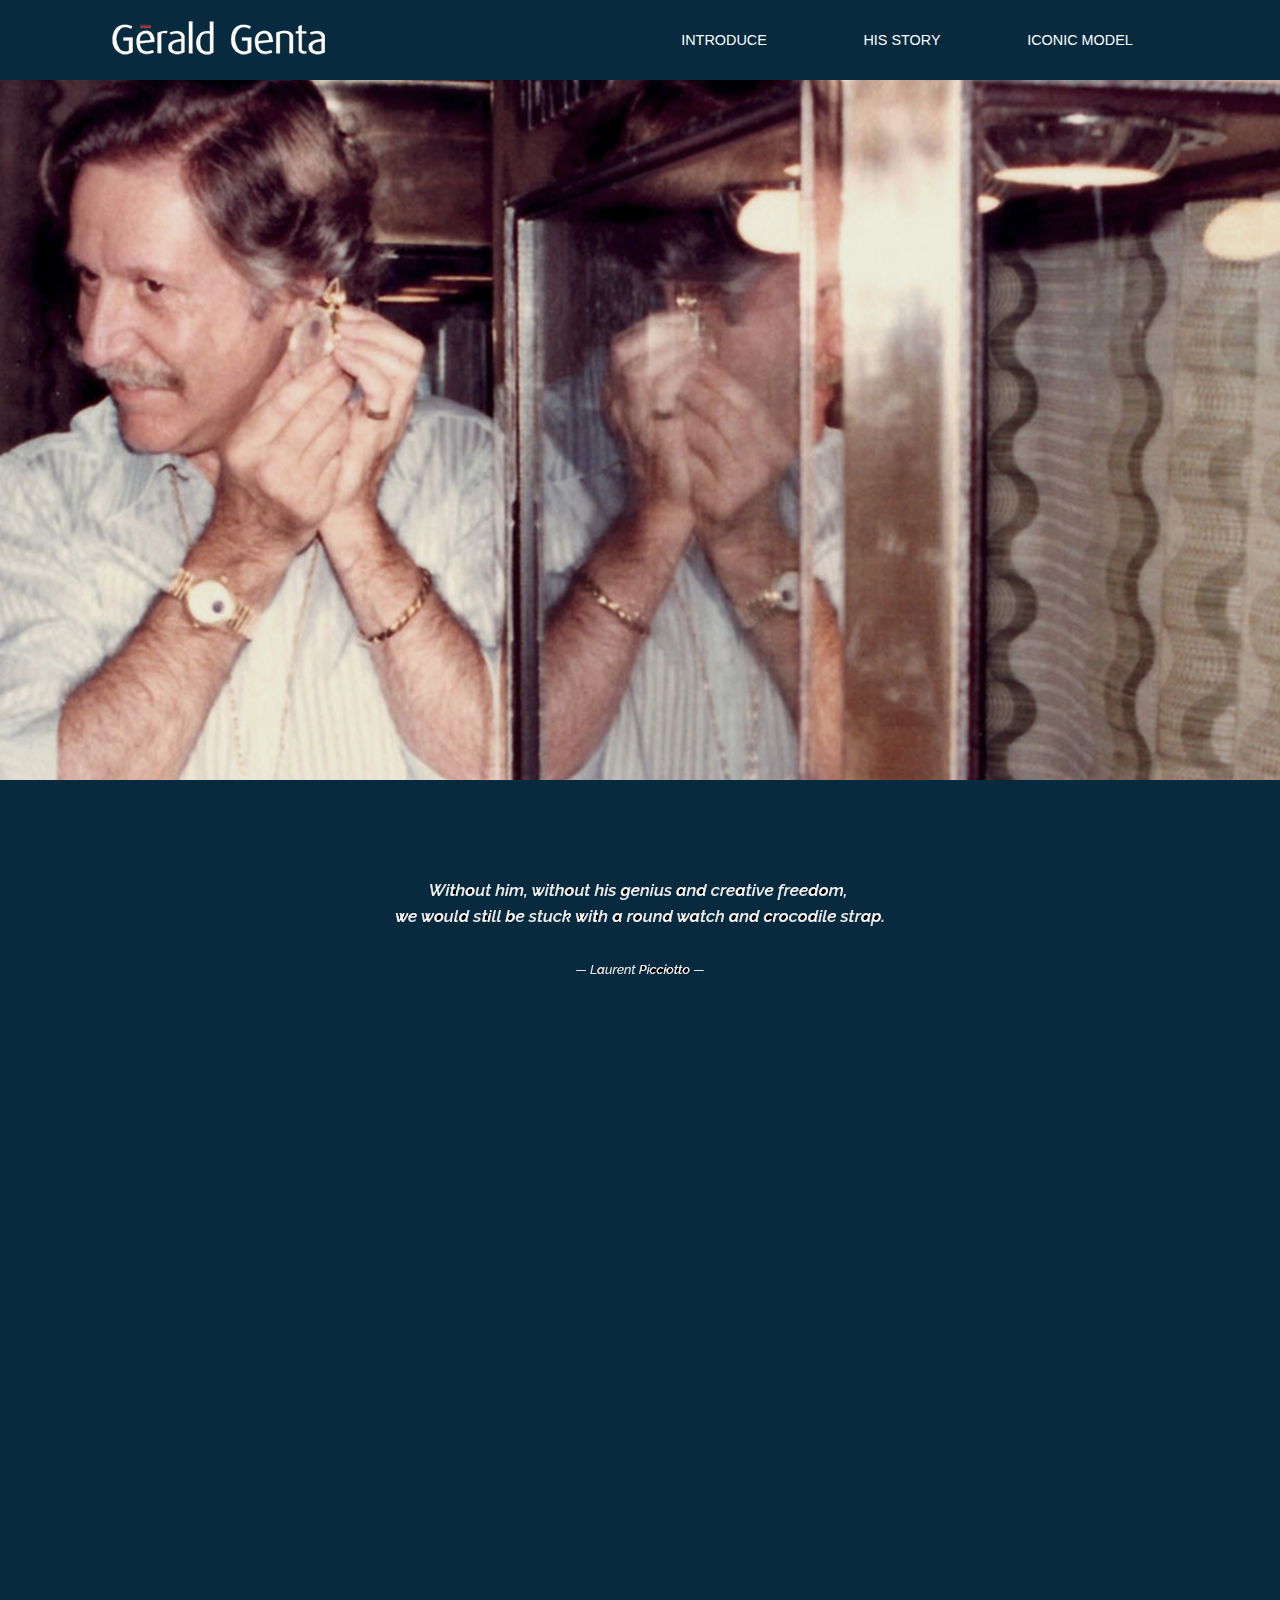
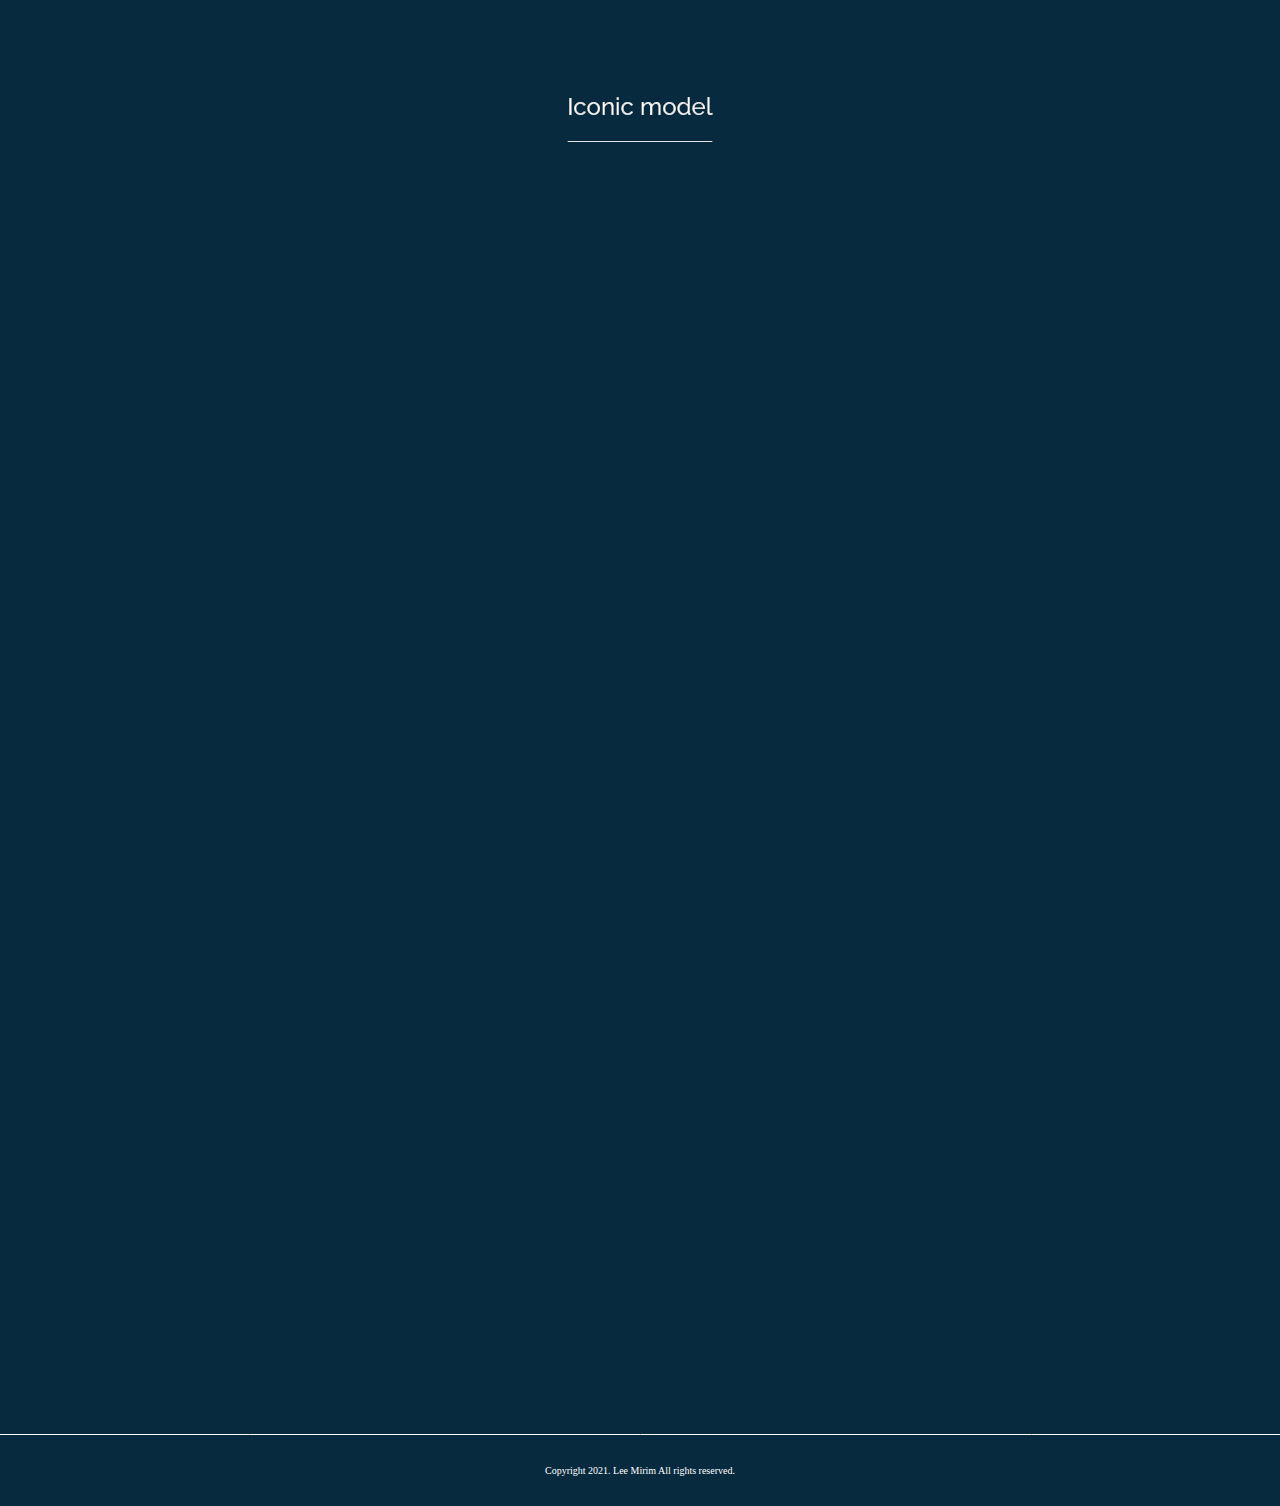
<file: index.html>
<!DOCTYPE html>
<html lang="ko" dir="ltr">
  <head>
    <meta charset="utf-8">
    <title>Gerald Genta Museum</title>
    <link rel="stylesheet" href="master.css">
    <link rel="stylesheet" href="aos.css">
  </head>
  <body>
    <header>
      <nav>
        <ul>
          <li class="menu1"><a href="index.html"><img src="img/gerald genta.png" alt="logo"></li>
          <li class="menu2"></li>
          <li class="menu3"><a href="introduce.html">Introduce</a></li>
          <li class="menu4"><a href="his_story.html">His story</a></li>
          <li class="menu5"><a href="iconic.html">Iconic model</a></li>
        </ul>
      </nav>
    </header>
    <section>
        <div class="main"><img src="img/01.png" alt="main"></div>
        <div class="cont1 cont_center"><img src="img/02.png" alt=""></div>
        <div class="cont2 cont_center">
          <div class="cont2-1"><img src="img/03.png" alt="introduce"id="anchor1" data-aos="fade-right">
          <div class="cont2-2"><img src="img/03_1.png" alt="introduce_more"id="anchor1" data-aos="fade-left"></div>
        </div>
        </div>
        <div class="tit"><img src="img/04.png" alt="iconic_tit"></div>
        <div class="cont3 cont_center">
          <div class="watch1"><img src="img/04_1.png" alt="royaloak"id="anchor1" data-aos="fade-down">
          <div class="watch2"><img src="img/04_2.png" alt="nautilus"id="anchor1" data-aos="fade-up"></div>
          <div class="watch3"><img src="img/04_3.png" alt="ingenieur"id="anchor1" data-aos="fade-down"></div>
        </div>
      </div>
        <div class="cont4 cont_center">
            <div class="cont4-0"><img src="img/05_1.png" alt="story"data-aos="fade-right">
            <div class="cont4-3"><img src="img/05.png" alt="his_story"id="anchor1" data-aos="fade-left"></div>
          </div>
        </div>
        <div class="cont5-3"><img src="img/07.png" alt="line"></div>
    </section>
    <footer>
      Copyright 2021. Lee Mirim All rights reserved.
    </footer>
    <script src="aos.js"></script>
    <script>
    AOS.init({
      easing: 'ease-in-out-sine'
    });
    </script>
  </body>
</html>
</file>
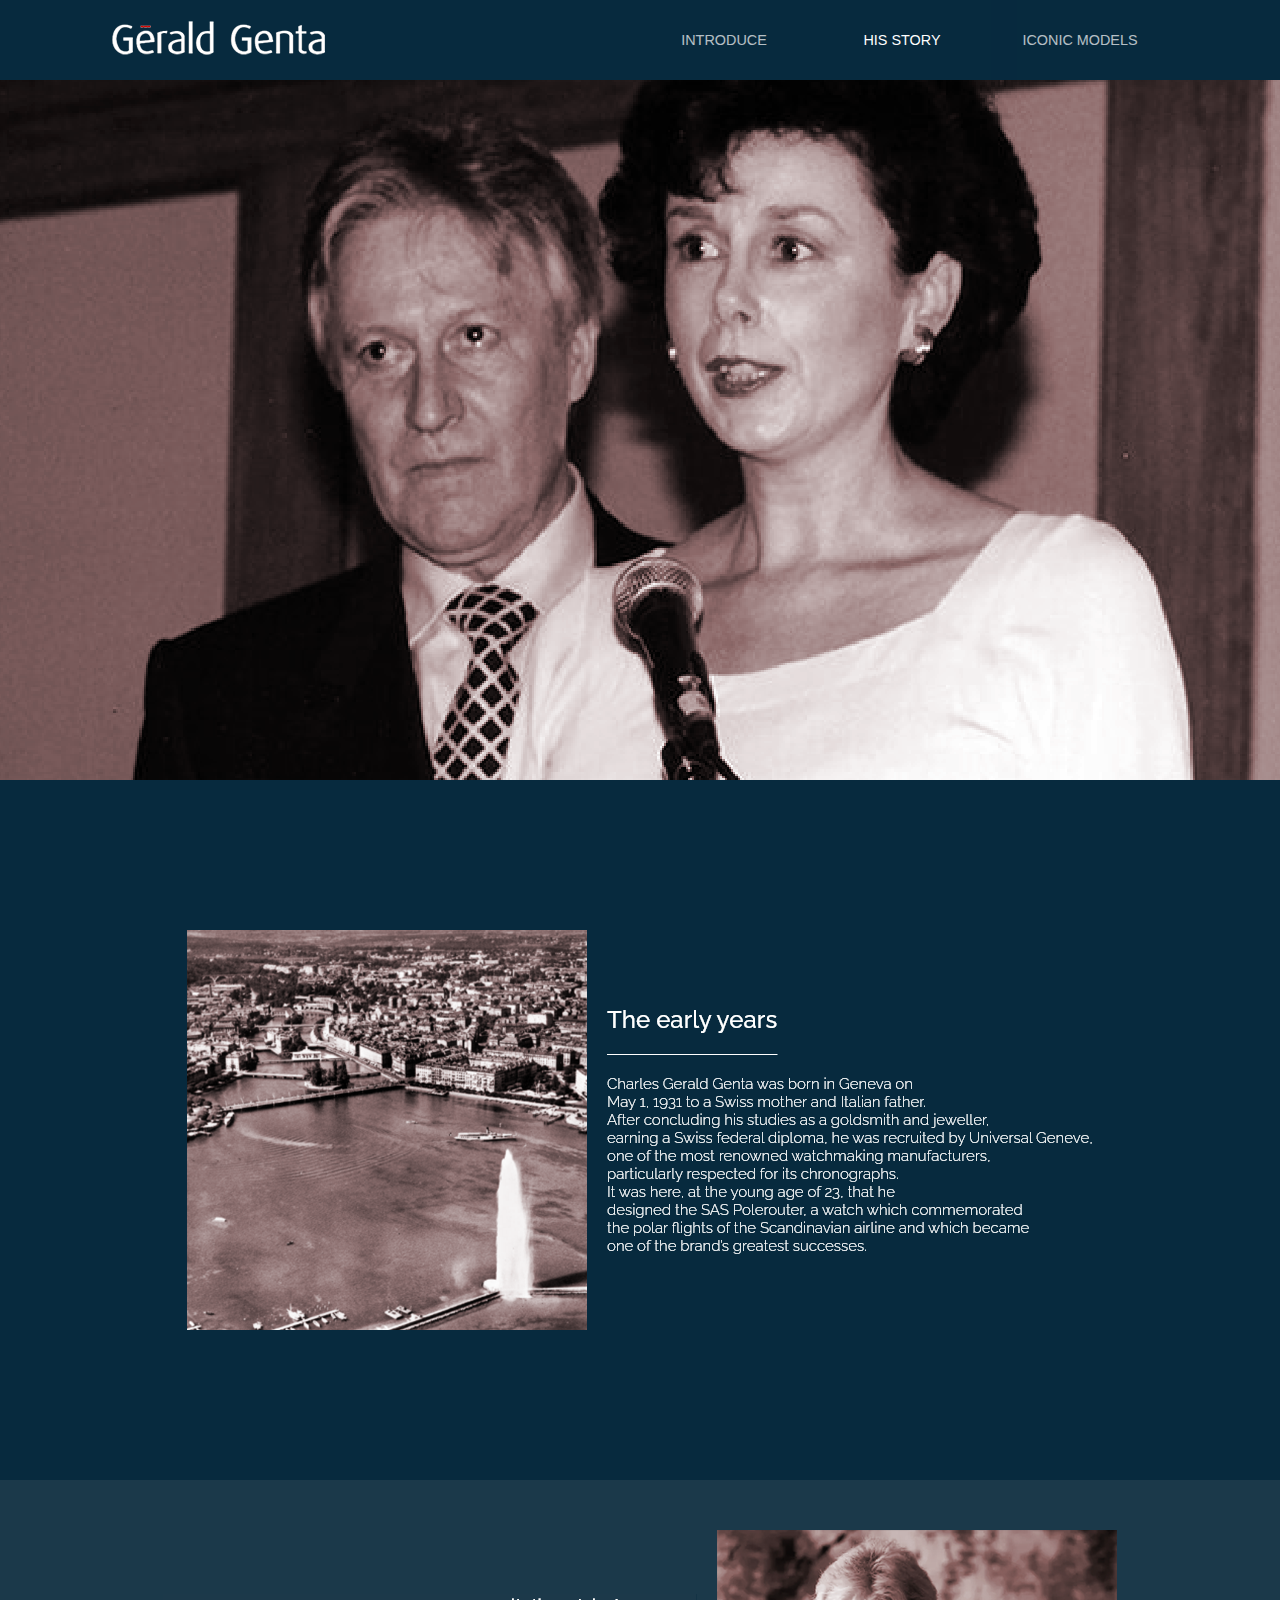
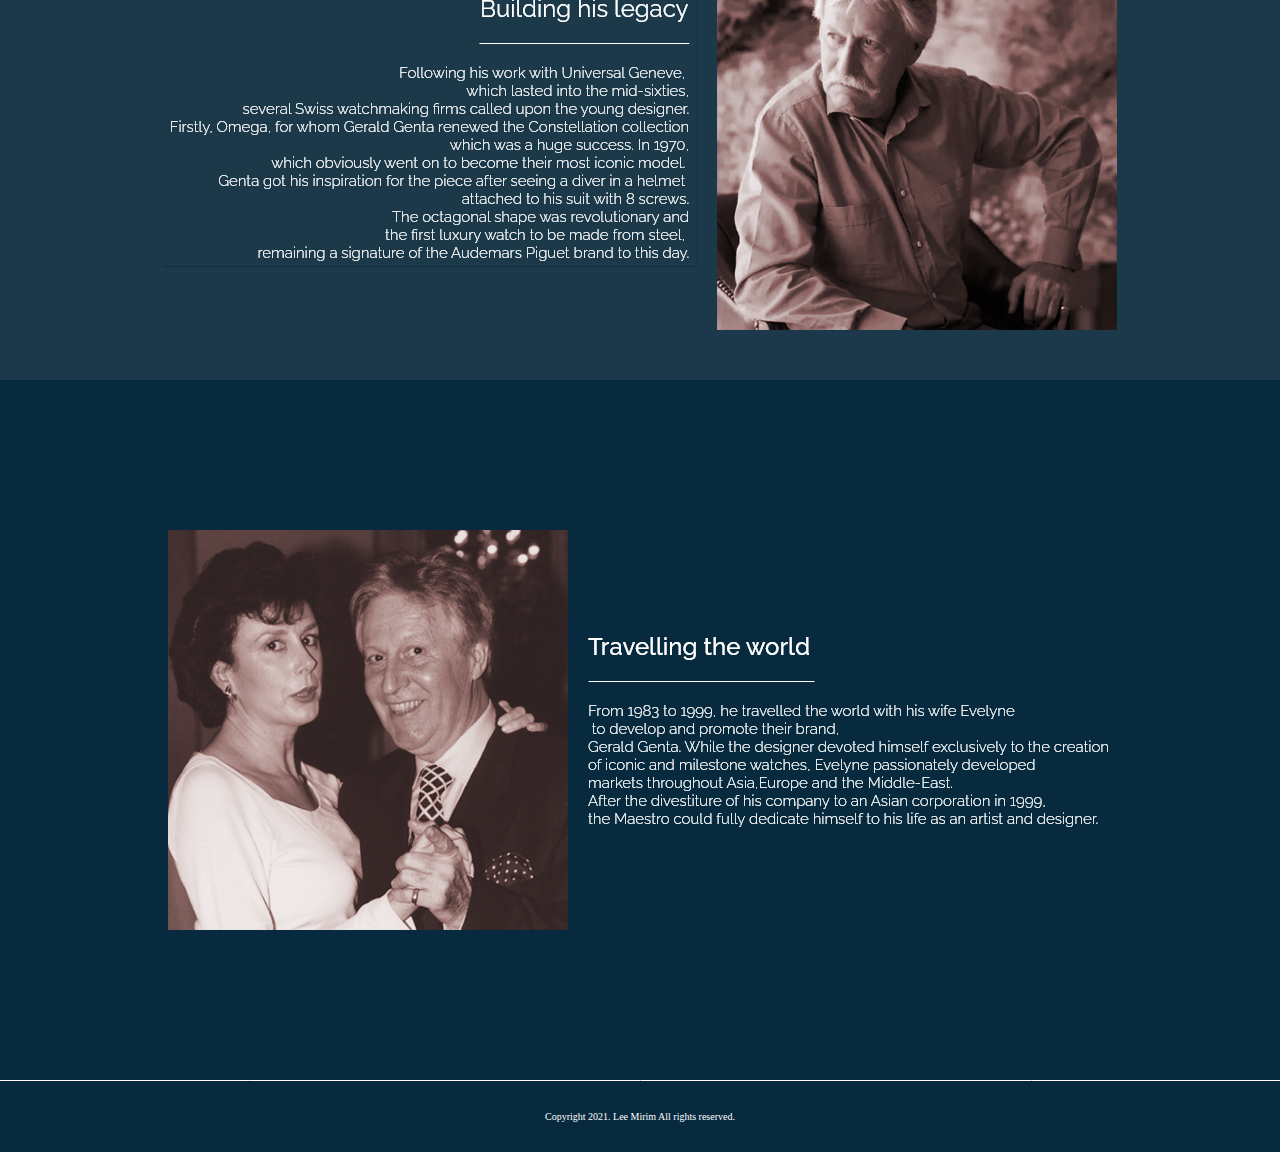
<file: his_story.html>
<!DOCTYPE html>
<html lang="ko" dir="ltr">
  <head>
    <meta charset="utf-8">
    <title>Gerald Genta Museum</title>
    <link rel="stylesheet" href="master3.css">
  </head>
  <body>
    <header>
      <nav>
      <ul>
        <li class="menu1"><a href="index.html"><img src="img/gerald genta.png" alt="logo"></li>
        <li class="menu2"></li>
        <li class="menu3"><a href="introduce.html">Introduce</a></li>
        <li class="menu4"><a href="his_story.html">His story</a></li>
        <li class="menu5"><a href="iconic.html">Iconic models</a></li>
      </ul>
      </nav>
    </header>

    <section>

      <div class="main"><img src="img/4_1.png" alt="main"></div>
      <div class="cont2 cont_center">
        <div class="cont2-1"><img src="img/4_2.png" alt="introduce">
        <div class="cont2-2"><img src="img/4_3.png" alt="introduce"></div>
        </div>
      </div>
      <div class="cont3 cont_center">
        <div class="cont3-1"><img src="img/4_4.png" alt="royaloak">
        <div class="cont3-2"><img src="img/4_5.png" alt="nautilus"></div>
      </div>
      <div class="cont3 cont_center">
        <div class="cont4-1"><img src="img/4_6.png" alt="royaloak">
        <div class="cont4-2"><img src="img/4_7.png" alt="nautilus"></div>
      </div>

      <div class="cont5-3"><img src="img/07.png" alt="line"></div>

    </section>

    <footer>
      Copyright 2021. Lee Mirim All rights reserved.
    </footer>
  </body>
</html>
</file>
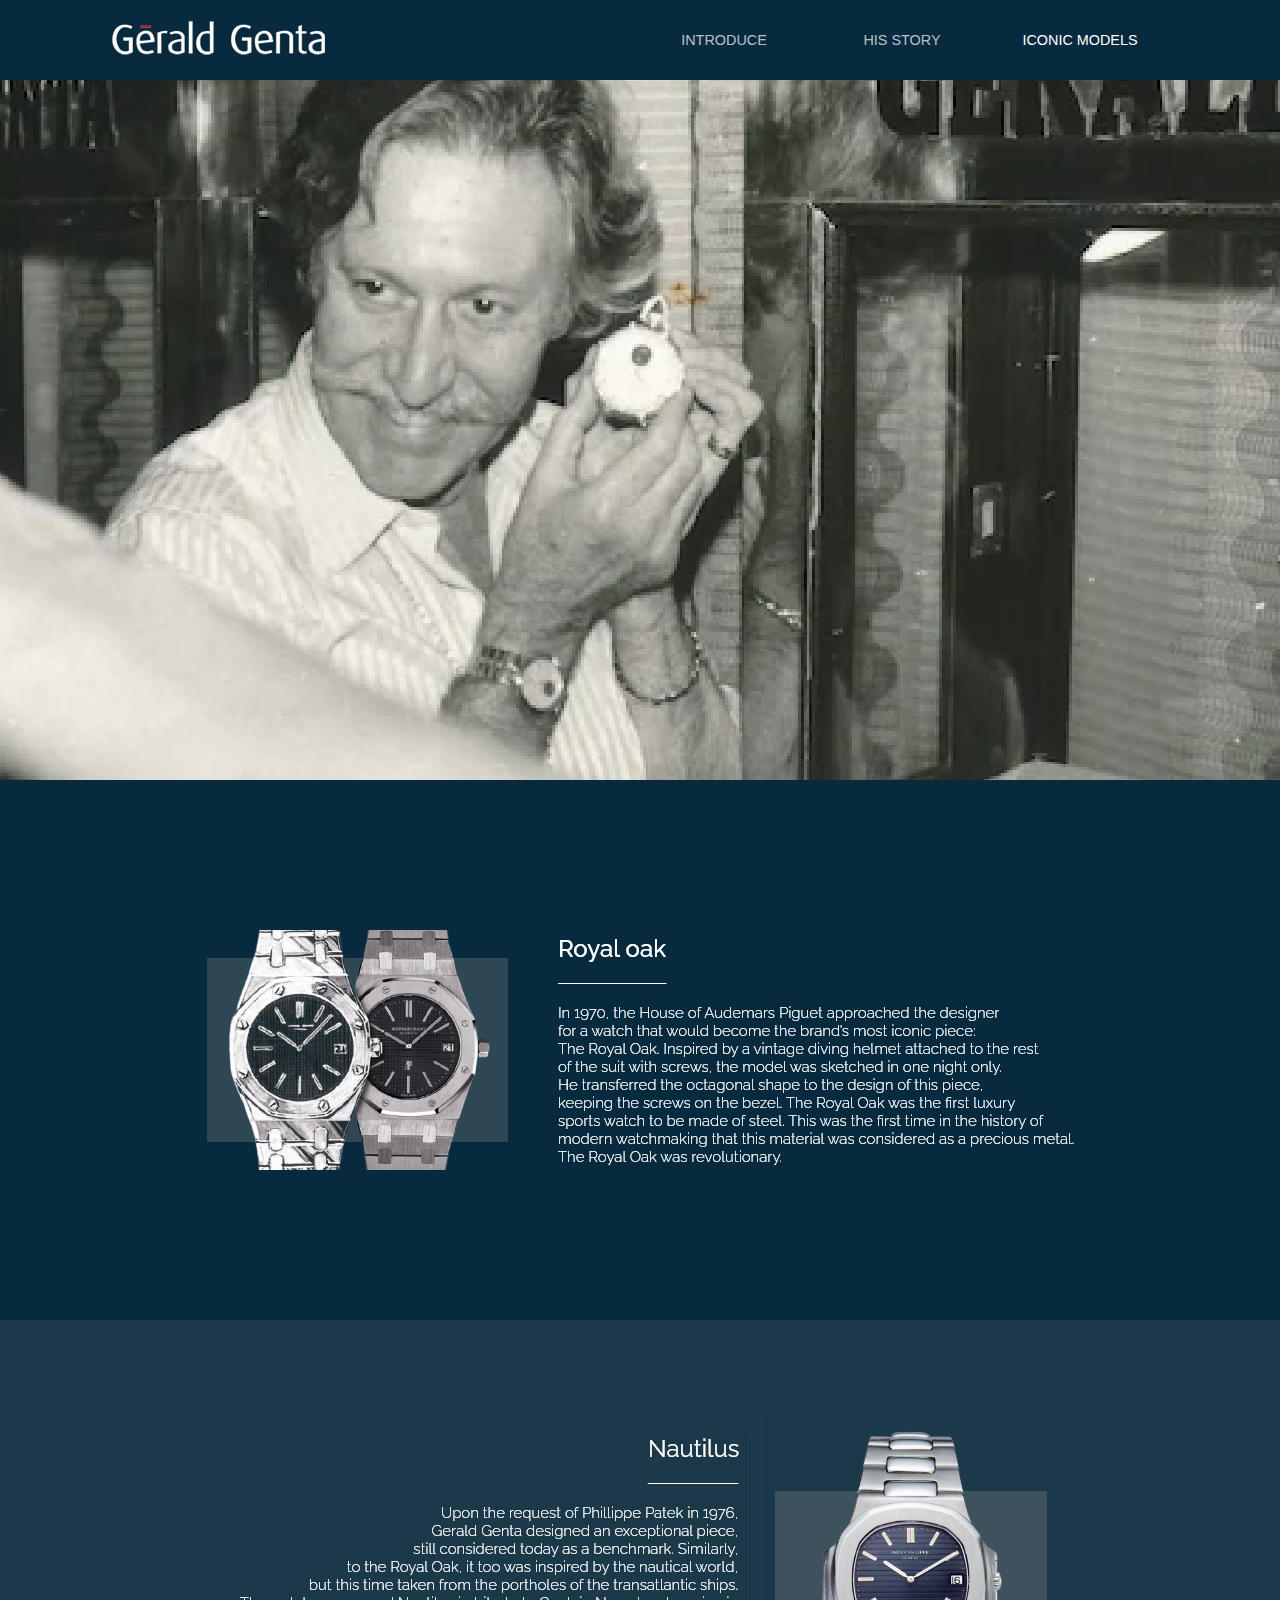
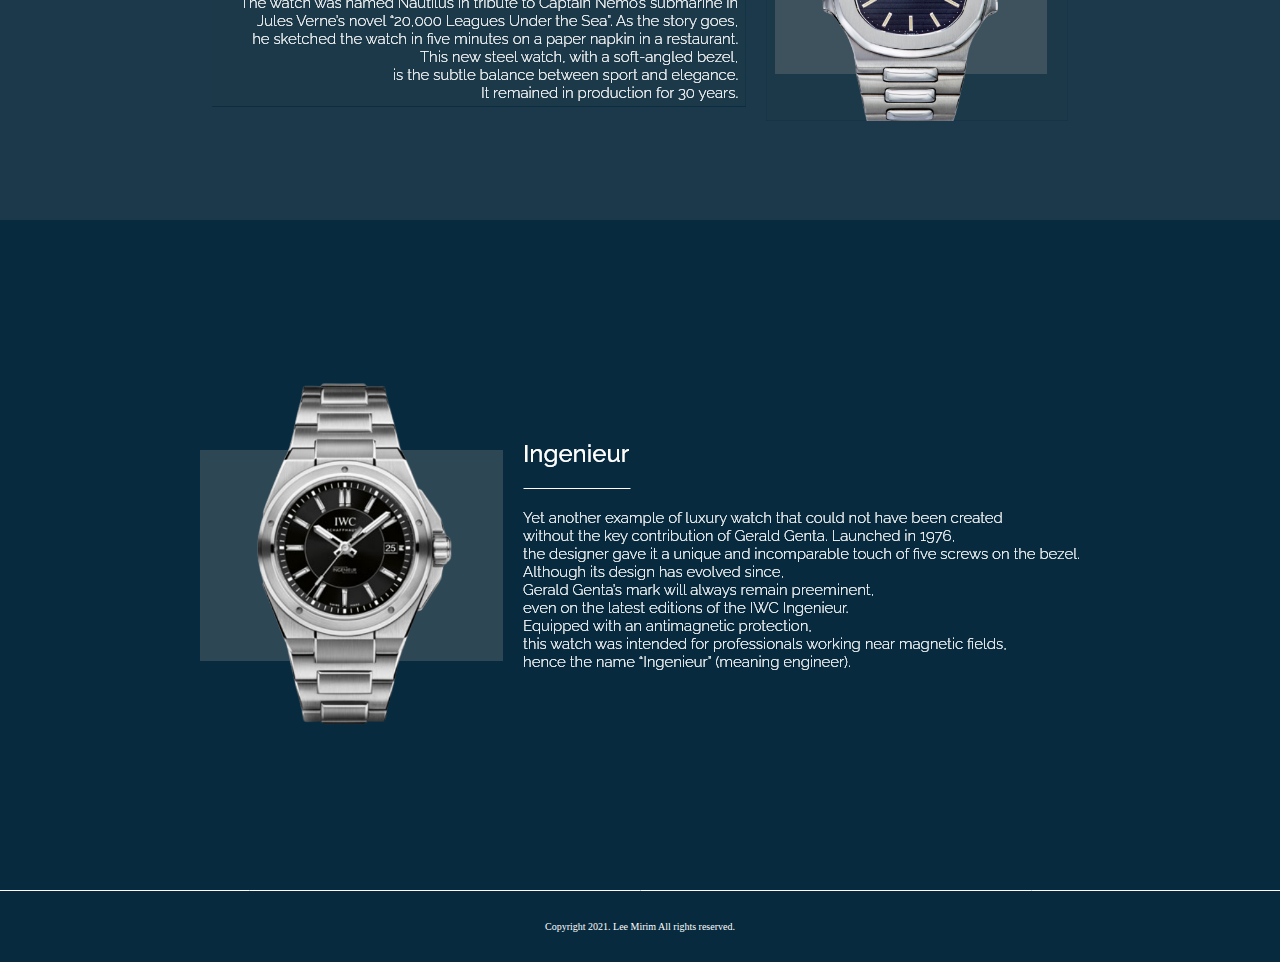
<file: iconic.html>
<!DOCTYPE html>
<html lang="ko" dir="ltr">
  <head>
    <meta charset="utf-8">
    <title>Gerald Genta Museum</title>
    <link rel="stylesheet" href="master2.css">
  </head>
  <body>
    <header>
      <nav>
      <ul>
        <li class="menu1"><a href="index.html"><img src="img/gerald genta.png" alt="logo"></li>
        <li class="menu2"></li>
        <li class="menu3"><a href="introduce.html">Introduce</a></li>
        <li class="menu4"><a href="his_story.html">His story</a></li>
        <li class="menu5"><a href="iconic.html">Iconic models</a></li>
      </ul>
      </nav>
    </header>

    <section>
      <div class="main"><img src="img/5_1.png" alt="main"></div>
      <div class="cont2 cont_center">
        <div class="cont2-1"><img src="img/5_2.png" alt="introduce">
        <div class="cont2-2"><img src="img/5_3.png" alt="introduce"></div>
        </div>
      </div>
      <div class="cont3 cont_center">
        <div class="cont3-1"><img src="img/5_4.png" alt="royaloak">
        <div class="cont3-2"><img src="img/5_5.png" alt="nautilus"></div>
      </div>
      <div class="cont3 cont_center">
        <div class="cont4-1"><img src="img/5_6.png" alt="royaloak">
        <div class="cont4-2"><img src="img/5_7.png" alt="nautilus"></div>
      </div>

      <div class="cont5-3"><img src="img/07.png" alt="line"></div>

    </section>

    <footer>
      Copyright 2021. Lee Mirim All rights reserved.
    </footer>
  </body>
</html>
</file>
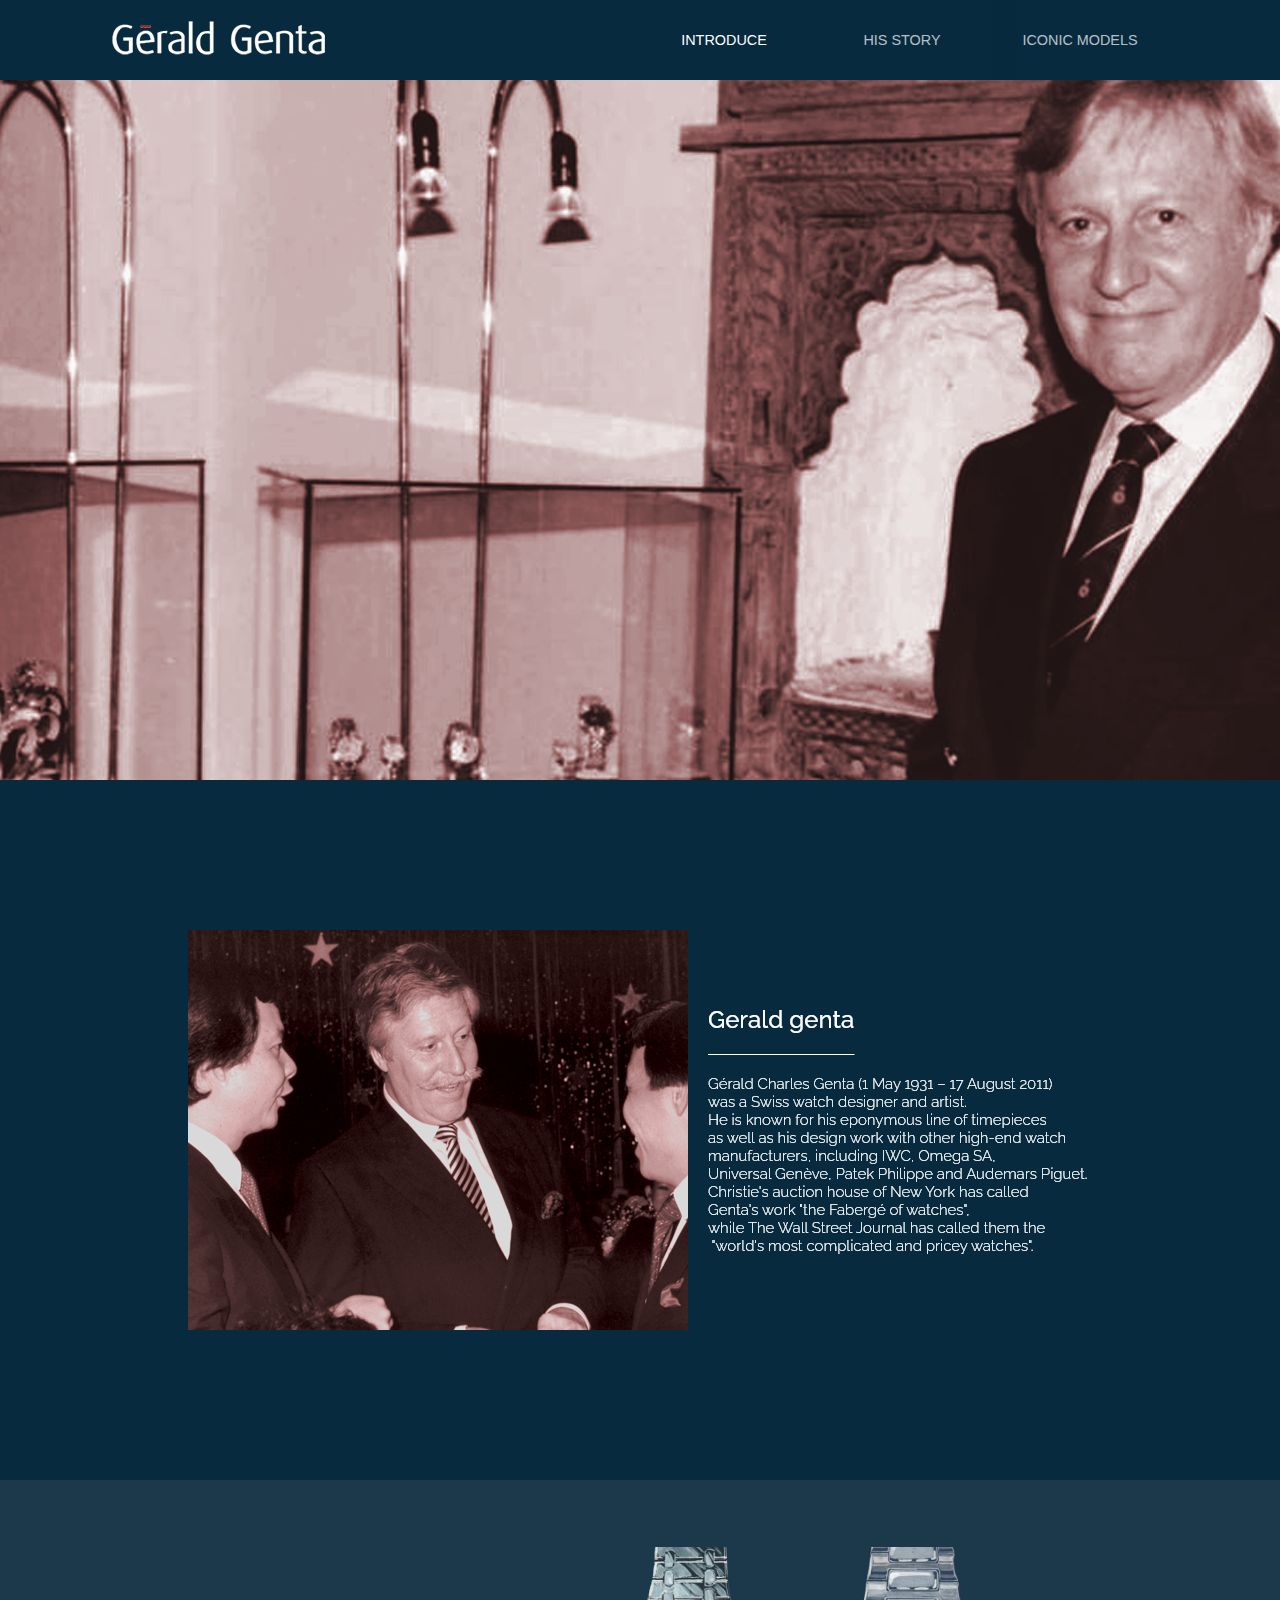
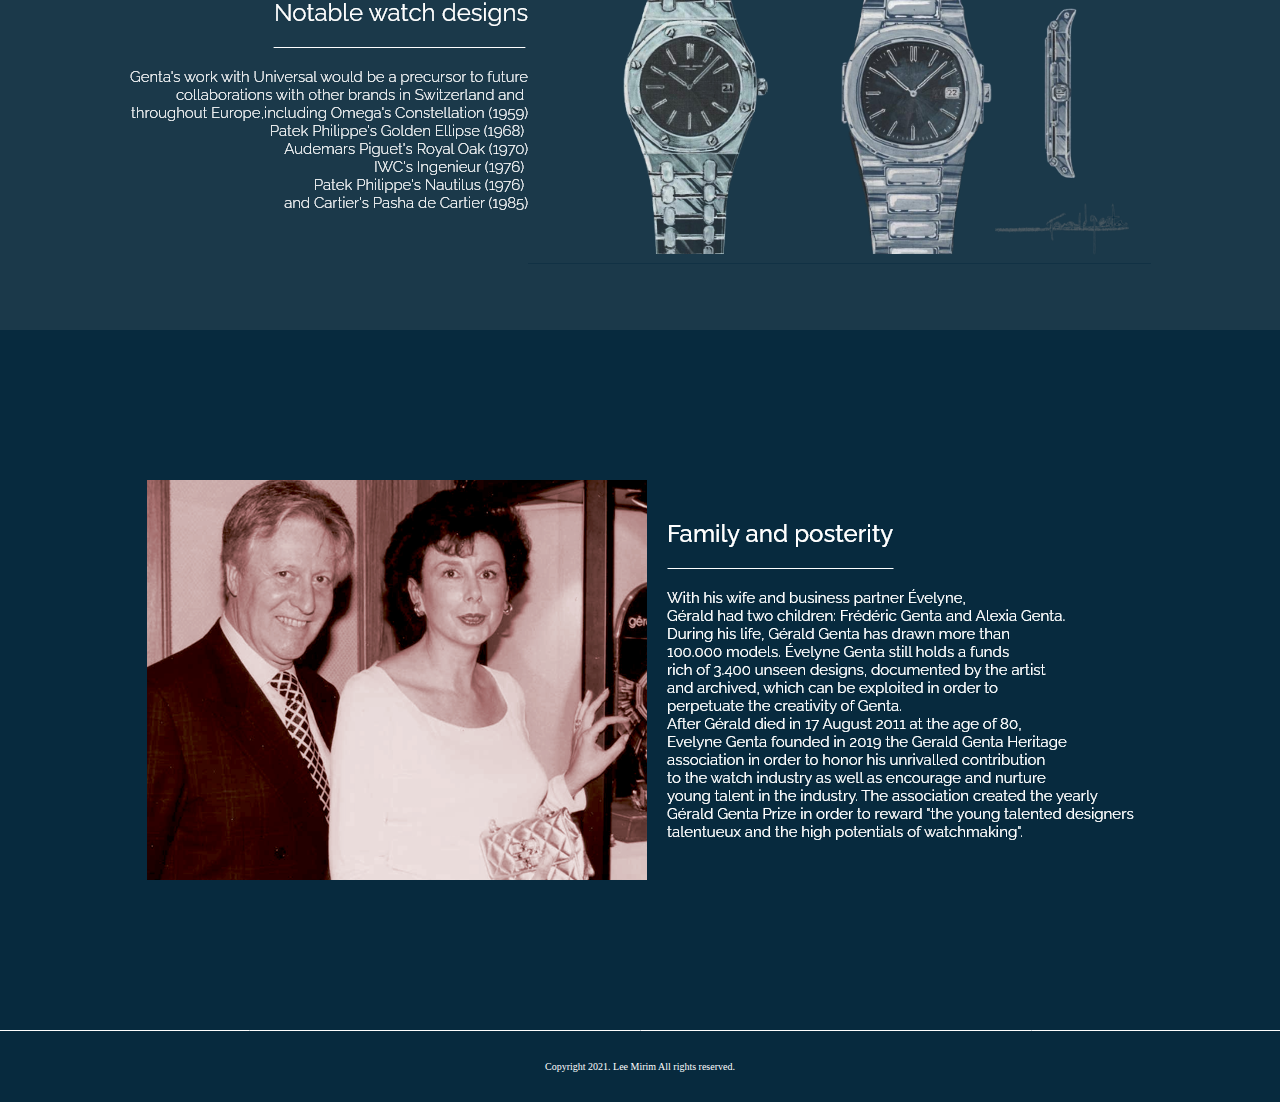
<file: introduce.html>
<!DOCTYPE html>
<html lang="ko" dir="ltr">
  <head>
    <meta charset="utf-8">
    <title>Gerald Genta Museum</title>
    <link rel="stylesheet" href="master1.css">
  </head>
  <body>
    <header>
      <nav>
      <ul>
        <li class="menu1"><a href="index.html"><img src="img/gerald genta.png" alt="logo"></li>
        <li class="menu2"></li>
        <li class="menu3"><a href="introduce.html">Introduce</a></li>
        <li class="menu4"><a href="his_story.html">His story</a></li>
        <li class="menu5"><a href="iconic.html">Iconic models</a></li>
      </ul>
      </nav>
    </header>

    <section>

        <div class="main"><img src="img/3_1.png" alt="main"></div>
        <div class="cont2 cont_center">
          <div class="cont2-1"><img src="img/3_2.png" alt="introduce">
          <div class="cont2-2"><img src="img/3_3.png" alt="introduce"></div>
          </div>
        </div>
        <div class="cont3 cont_center">
          <div class="cont3-1"><img src="img/3_4.png" alt="royaloak">
          <div class="cont3-2"><img src="img/3_5.png" alt="nautilus"></div>
        </div>
        <div class="cont3 cont_center">
          <div class="cont4-1"><img src="img/3_7.png" alt="royaloak">
          <div class="cont4-2"><img src="img/3_8.png" alt="nautilus"></div>
        </div>

        <div class="cont5-3"><img src="img/07.png" alt="line"></div>

    </section>

    <footer>
      Copyright 2021. Lee Mirim All rights reserved.
    </footer>
  </body>
</html>
</file>
<file: master.css>
*{margin: 0;padding: 0;text-decoration: none;background-color: #072A3E;}
@import url('https://fonts.googleapis.com/css2?family=Raleway&display=swap');

header{
  width: 100%;
  height: 70px;
  background-color: #072A3E;
}
header{
  width: 100%;
  height: 80px;
  background-color: #072A3E;
  display: flex;
  justify-content: center;
  align-items: center;
}
header nav{
  width: 1200px;
  height: 80px;
  display: flex;
  justify-content: center;
  align-items: center;
}
header nav ul{
  display: flex;
  justify-content: center;
  align-items: center;
}
header nav ul li{
  height: 80px;
  display: flex;
  justify-content: center;
  align-items: center;
}
header nav ul li a{
  color: #ffffff;
  text-transform: uppercase;
  font-family: 'Raleway', sans-serif;
  font-size: 0.9em;
  transition: 0.5s;
}
header nav ul li a:hover{
  color: #ffffff;
  font-size: 1.0em;
  transition: 0.5s;
}

.menu1{width: 214px;}
.menu2{width: 310px;}
.menu3{width: 178px;}
.menu4{width: 178px;}
.menu5{width: 178px;}

.main{
  width: 100%;
  justify-content: center;
  align-items: center;
  display: flex;
}

.cont1{
  width: 100%;
  display: flex;
  justify-content: center;
  align-items: center;
  margin: 100px auto;
}

.cont2-1{
  display: flex;
  justify-content: center;
  width: 100%;
  margin: 50px auto;
}

.cont2-2{
  display: flex;
  align-items: center;
  justify-content: center;
  margin-left: 20px;
}

.tit{
  width: 100%;
  justify-content: center;
  align-items: center;
  display: flex;
  margin-top: 150px;
  margin-bottom: -30px;
}

.watch1{
  display: flex;
  justify-content: center;
  width: 100%;
  margin-top: 110px;
  align-items: center;
}

.watch2{
  display: flex;
  justify-content: center;
  align-items: center;
  margin-left: 20px;
}

.watch3{
  display: flex;
  justify-content: center;
  align-items: center;
  margin-left: 20px;
}

.cont3{
margin-bottom: 200px;
}

.cont4-0{
  display: flex;
  justify-content: center;
  width: 100%;
  margin-bottom: 195px;
  align-items: center;
}

.cont4-3{
  justify-content: center;
  align-items: center;
  display: flex;
  margin-left: 20px;
}

.cont5-3{
  justify-content: center;
  align-items: center;
  display: flex;
  margin-top: 100px;
  margin-bottom: 30px;
}
footer{
  font-size: 10px;
  color: white;
  justify-content: center;
  align-items: center;
  display: flex;
  margin-bottom: 30px;
}
</file>
<file: master3.css>
*{margin: 0;padding: 0;text-decoration: none;background-color: #072A3E;}
@import url('https://fonts.googleapis.com/css2?family=Raleway&display=swap');

header{
  width: 100%;
  height: 70px;
  background-color: #072A3E;
}
header{
  width: 100%;
  height: 80px;
  background-color: #072A3E;
  display: flex;
  justify-content: center;
  align-items: center;
}
header nav{
  width: 1200px;
  height: 80px;
  display: flex;
  justify-content: center;
  align-items: center;
}
header nav ul{
  display: flex;
  justify-content: center;
  align-items: center;
}
header nav ul li{
  height: 80px;
  display: flex;
  justify-content: center;
  align-items: center;
}
header nav ul li a{
  color: #ffffff;
  text-transform: uppercase;
  font-family: 'Raleway', sans-serif;
  font-size: 0.9em;
  transition: 0.5s;
}
header nav ul li a:hover{
  color: #ffffff;
  font-size: 1.0em;
  transition: 0.5s;
}

.menu1{width: 214px;}
.menu2{width: 310px;}
.menu3{width: 178px;opacity: 70%;}
.menu4{width: 178px;}
.menu5{width: 178px;opacity: 70%;}

.main{
  width: 100%;
  justify-content: center;
  align-items: center;
  display: flex;
}

.cont1{
  width: 100%;
  display: flex;
  justify-content: center;
  align-items: center;
  margin: 100px auto;
}

.cont2-1{
  display: flex;
  justify-content: center;
  width: 100%;
  margin: 150px auto;
}

.cont2-2{
  display: flex;
  align-items: center;
  justify-content: center;
  margin-left: 20px;
}
.cont3-1{
  display: flex;
  align-items: center;
  justify-content: center;
  background-image: url('img/3_6.png');
  width: 100%;
  height: 500px;
}
.cont3-2{
  display: flex;
  align-items: center;
  justify-content: center;
  margin-left: 20px;
}
.cont4-1{
  display: flex;
  align-items: center;
  justify-content: center;
  margin: 150px auto;
}
.cont4-2{
  display: flex;
  align-items: center;
  justify-content: center;
  margin-left: 20px;
}

.cont5-3{
  justify-content: center;
  align-items: center;
  display: flex;
  margin-top: 100px;
  margin-bottom: 30px;
}

footer{
  font-size: 10px;
  color: white;
  justify-content: center;
  align-items: center;
  display: flex;
  margin-bottom: 30px;
}
</file>
<file: master2.css>
*{margin: 0;padding: 0;text-decoration: none;background-color: #072A3E;}
@import url('https://fonts.googleapis.com/css2?family=Raleway&display=swap');

header{
  width: 100%;
  height: 70px;
  background-color: #072A3E;
}
header{
  width: 100%;
  height: 80px;
  background-color: #072A3E;
  display: flex;
  justify-content: center;
  align-items: center;
}
header nav{
  width: 1200px;
  height: 80px;
  display: flex;
  justify-content: center;
  align-items: center;
}
header nav ul{
  display: flex;
  justify-content: center;
  align-items: center;
}
header nav ul li{
  height: 80px;
  display: flex;
  justify-content: center;
  align-items: center;
}
header nav ul li a{
  color: #ffffff;
  text-transform: uppercase;
  font-family: 'Raleway', sans-serif;
  font-size: 0.9em;
  transition: 0.5s;
}
header nav ul li a:hover{
  color: #ffffff;
  font-size: 1.0em;
  transition: 0.5s;
}

.menu1{width: 214px;}
.menu2{width: 310px;}
.menu3{width: 178px;opacity: 70%;}
.menu4{width: 178px;opacity: 70%;}
.menu5{width: 178px;}

.main{
  width: 100%;
  justify-content: center;
  align-items: center;
  display: flex;
}

.cont1{
  width: 100%;
  display: flex;
  justify-content: center;
  align-items: center;
  margin: 100px auto;
}

.cont2-1{
  display: flex;
  justify-content: center;
  width: 100%;
  margin: 150px auto;
}

.cont2-2{
  display: flex;
  align-items: center;
  justify-content: center;
  margin-left: 50px;
}
.cont3-1{
  display: flex;
  align-items: center;
  justify-content: center;
  background-image: url('img/3_6.png');
  width: 100%;
  height: 500px;
}
.cont3-2{
  display: flex;
  align-items: center;
  justify-content: center;
  margin-left: 20px;
}
.cont4-1{
  display: flex;
  align-items: center;
  justify-content: center;
  margin: 150px auto;
}
.cont4-2{
  display: flex;
  align-items: center;
  justify-content: center;
  margin-left: 20px;
}

.cont5-3{
  justify-content: center;
  align-items: center;
  display: flex;
  margin-top: 100px;
  margin-bottom: 30px;
}

footer{
  font-size: 10px;
  color: white;
  justify-content: center;
  align-items: center;
  display: flex;
  margin-bottom: 30px;
}
</file>
<file: master1.css>
*{margin: 0;padding: 0;text-decoration: none;background-color: #072A3E;}
@import url('https://fonts.googleapis.com/css2?family=Raleway&display=swap');

header{
  width: 100%;
  height: 70px;
  background-color: #072A3E;
}
header{
  width: 100%;
  height: 80px;
  background-color: #072A3E;
  display: flex;
  justify-content: center;
  align-items: center;
}
header nav{
  width: 1200px;
  height: 80px;
  display: flex;
  justify-content: center;
  align-items: center;
}
header nav ul{
  display: flex;
  justify-content: center;
  align-items: center;
}
header nav ul li{
  height: 80px;
  display: flex;
  justify-content: center;
  align-items: center;
}
header nav ul li a{
  color: #ffffff;
  text-transform: uppercase;
  font-family: 'Raleway', sans-serif;
  font-size: 0.9em;
  transition: 0.5s;
}
header nav ul li a:hover{
  color: #ffffff;
  font-size: 1.0em;
  transition: 0.5s;
}

.menu1{width: 214px;}
.menu2{width: 310px;}
.menu3{width: 178px;}
.menu4{width: 178px;opacity: 70%;}
.menu5{width: 178px;opacity: 70%;}

.main{
  width: 100%;
  justify-content: center;
  align-items: center;
  display: flex;
}

.cont1{
  width: 100%;
  display: flex;
  justify-content: center;
  align-items: center;
  margin: 100px auto;
}

.cont2-1{
  display: flex;
  justify-content: center;
  width: 100%;
  margin: 150px auto;
}

.cont2-2{
  display: flex;
  align-items: center;
  justify-content: center;
  margin-left: 20px;
}
.cont3-1{
  display: flex;
  align-items: center;
  justify-content: center;
  background-image: url('img/3_6.png');
  width: 100%;
  height: 450px;
}
.cont3-2{
  display: flex;
  align-items: center;
  justify-content: center;
}
.cont4-1{
  display: flex;
  align-items: center;
  justify-content: center;
  margin: 150px auto;
}
.cont4-2{
  display: flex;
  align-items: center;
  justify-content: center;
  margin-left: 20px;
}

.cont5-3{
  justify-content: center;
  align-items: center;
  display: flex;
  margin-top: 100px;
  margin-bottom: 30px;
}

footer{
  font-size: 10px;
  color: white;
  justify-content: center;
  align-items: center;
  display: flex;
  margin-bottom: 30px;
}
</file>
